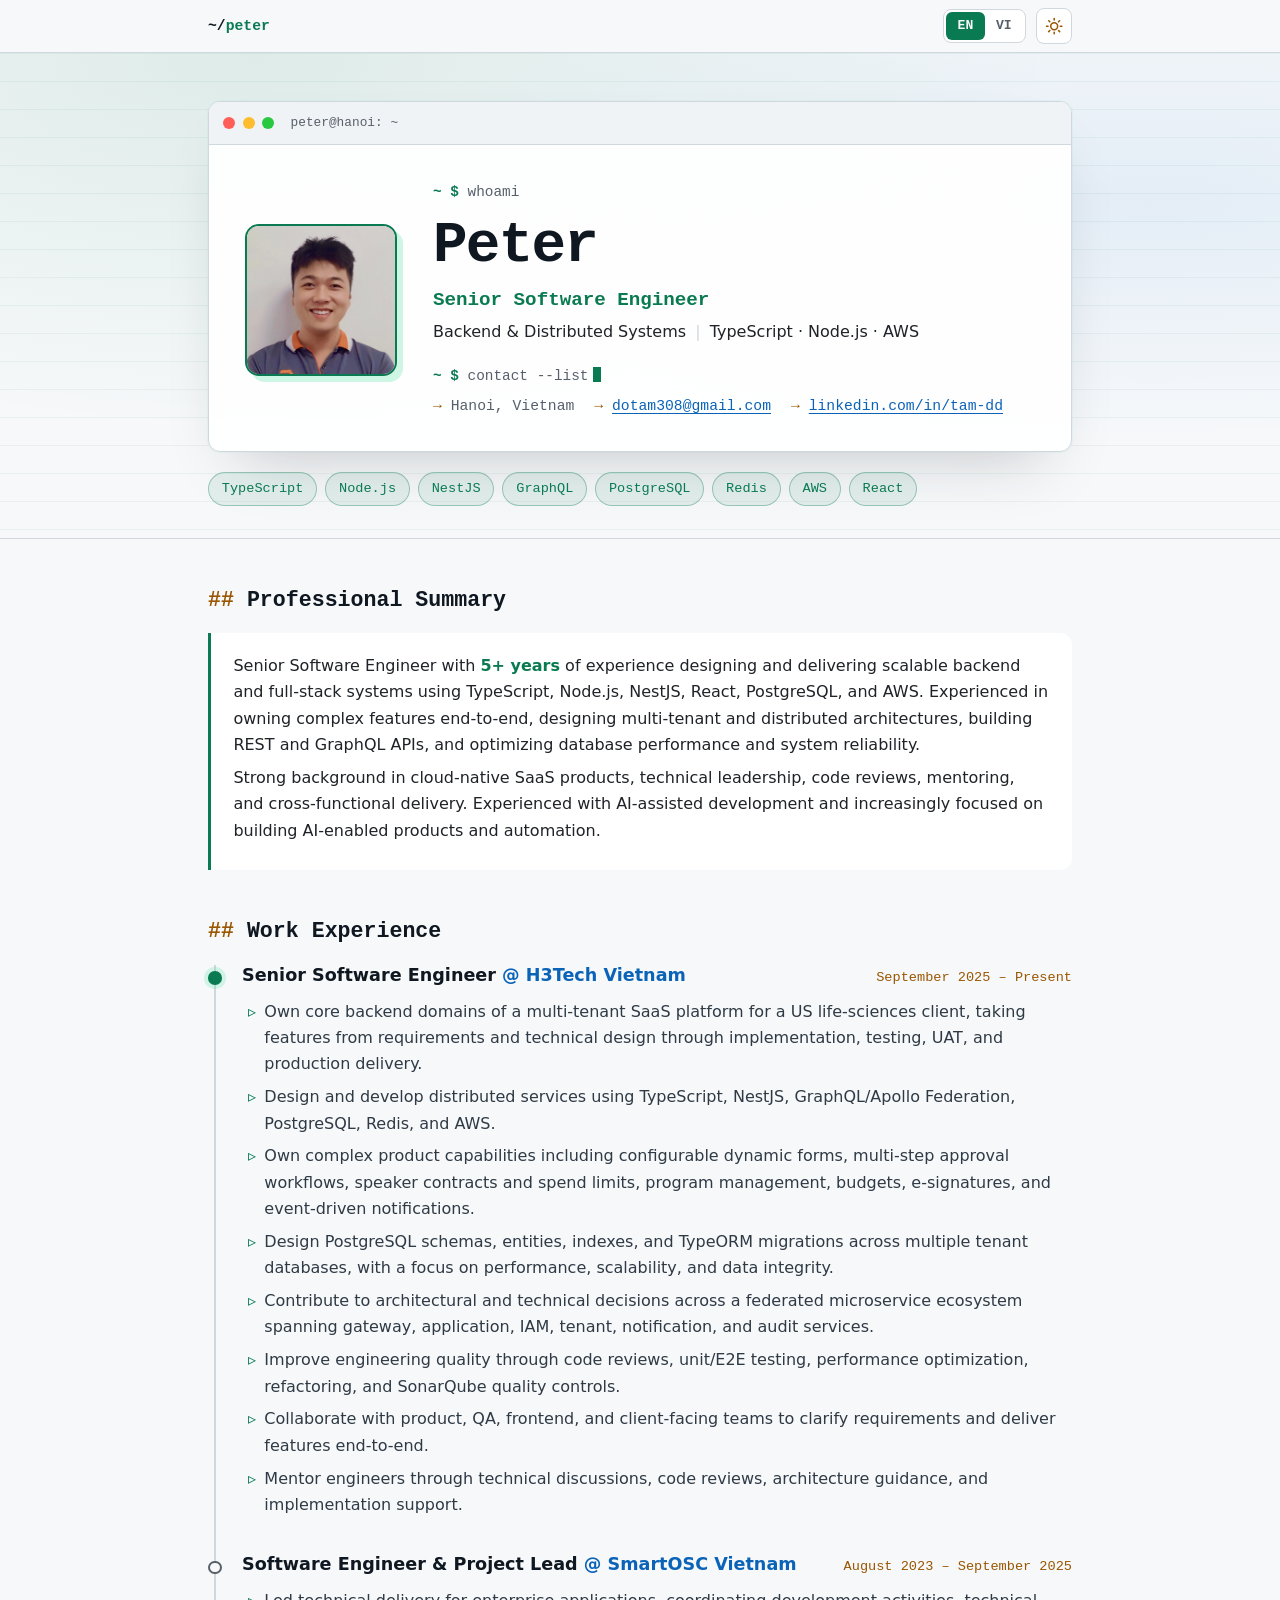
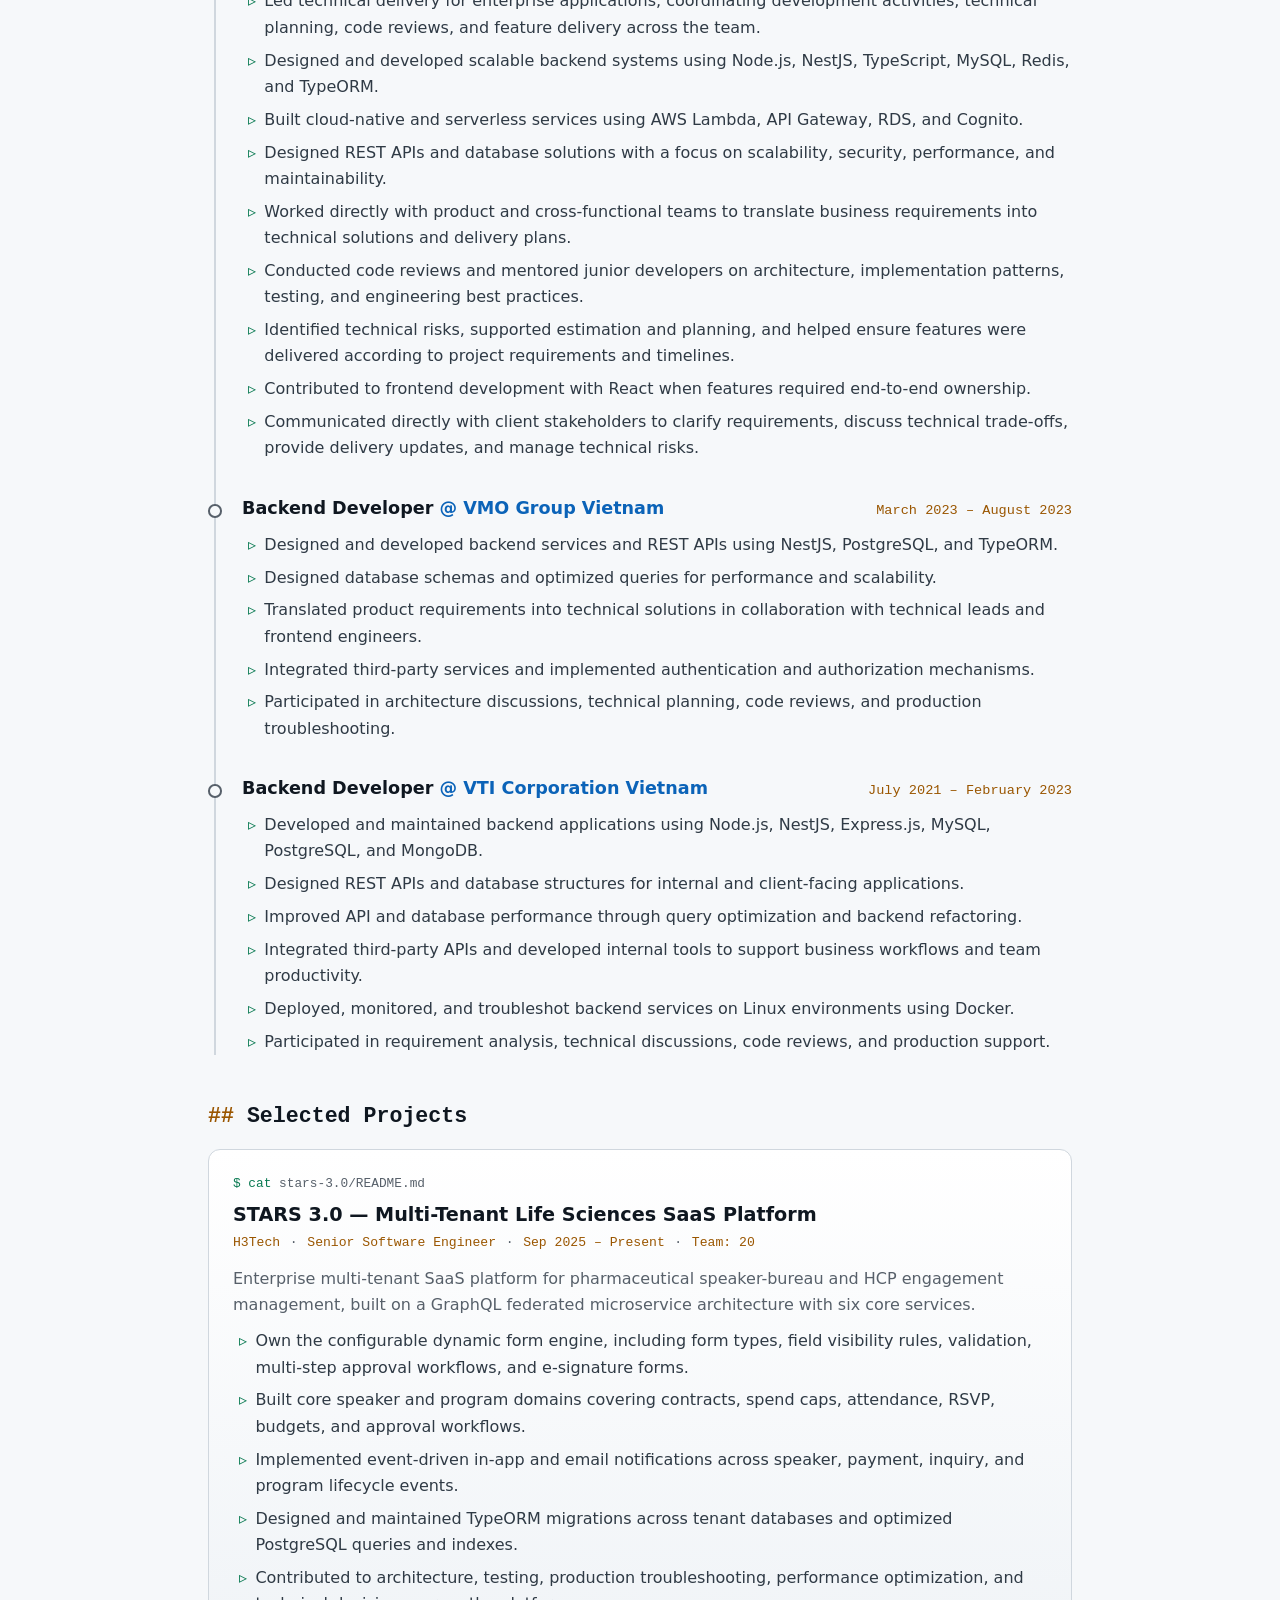
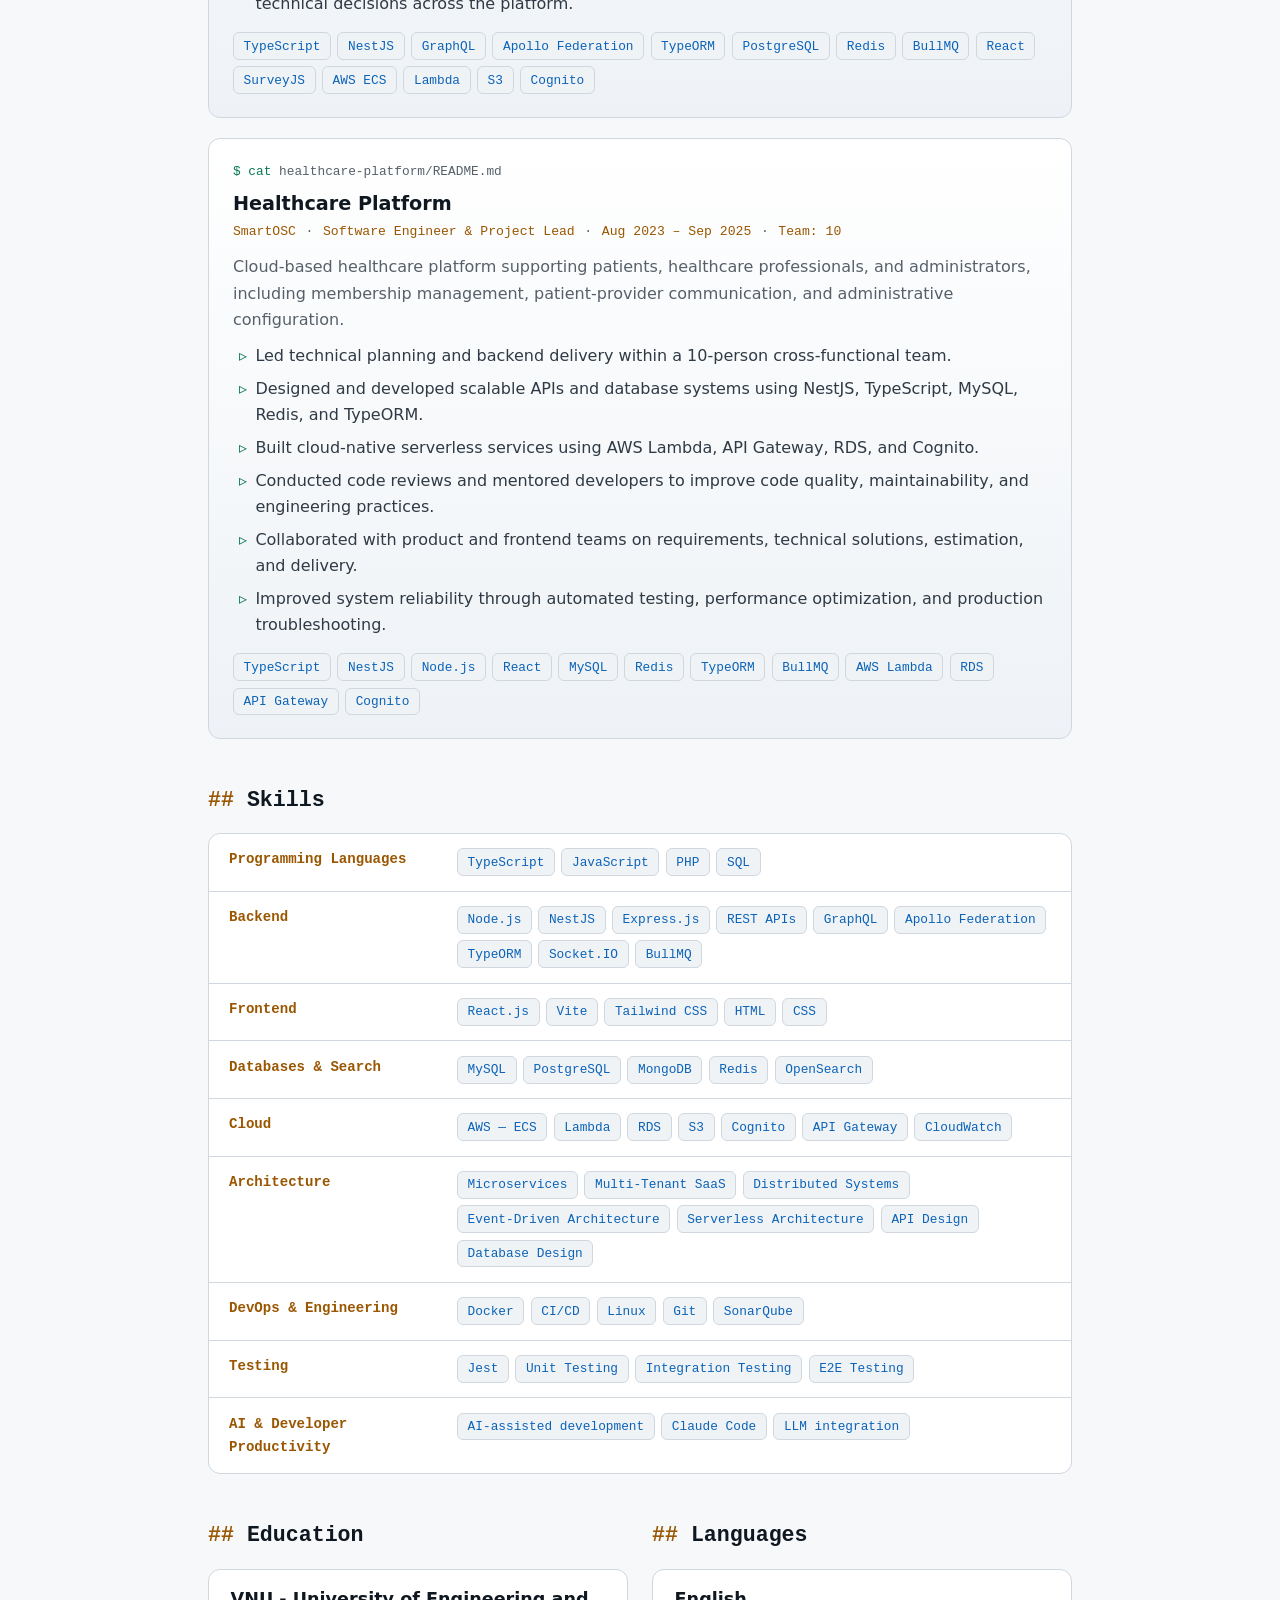
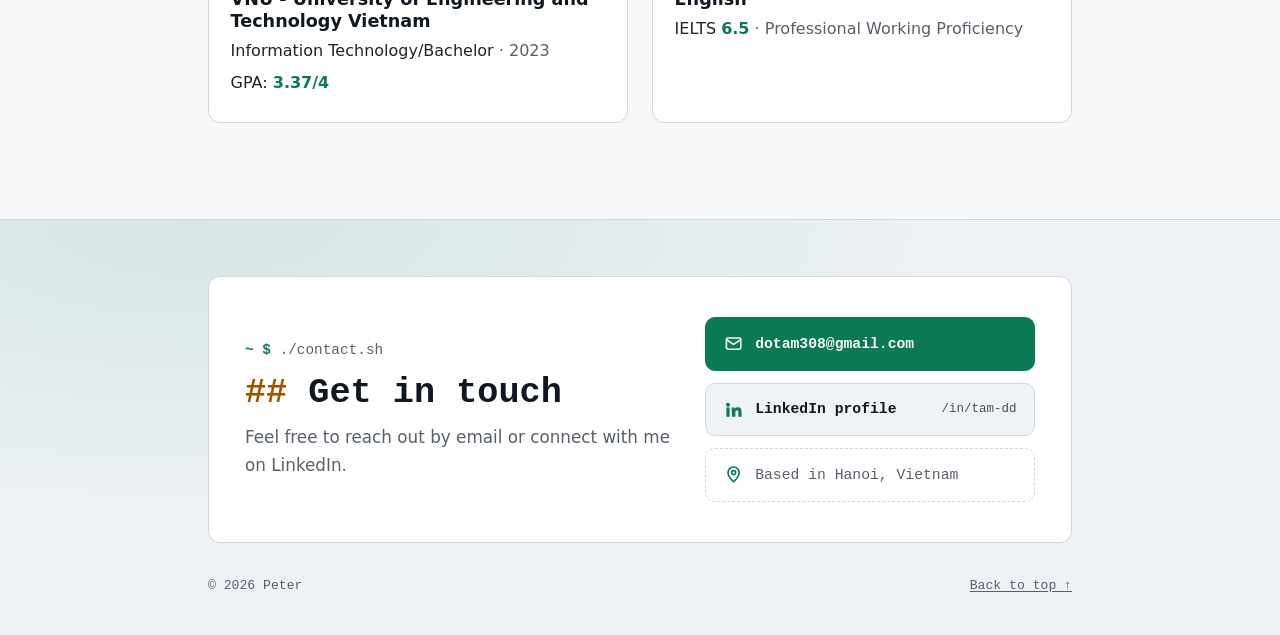
<file: index.html>
<!DOCTYPE html>
<html lang="en">
<head>
  <meta charset="utf-8">
  <meta name="viewport" content="width=device-width, initial-scale=1">
  <title>Peter | Senior Software Engineer</title>
  <meta name="description" content="Peter — Senior Software Engineer, Backend & Distributed Systems. TypeScript, Node.js, AWS. Hanoi, Vietnam.">
  <meta name="color-scheme" content="dark light">
  <link rel="alternate" hreflang="en" href="https://dotam308.github.io/">
  <link rel="alternate" hreflang="vi" href="https://dotam308.github.io/vi/">
  <script>
    (function () {
      var d = document.documentElement;
      d.classList.add("js");
      try {
        var t = localStorage.getItem("theme");
        if (t === "light" || t === "dark") d.setAttribute("data-theme", t);
      } catch (e) {}
    })();
  </script>
  <link rel="stylesheet" href="styles.css?v=2">
</head>
<body>
  <a class="skip-link" href="#main">Skip to content</a>

  <nav class="topbar" aria-label="Site">
    <div class="wrap">
      <a class="brand" href="./">~/<span>peter</span></a>
      <div class="controls">
        <ul class="lang" aria-label="Language">
          <li><a href="./" hreflang="en" lang="en" aria-current="page">EN</a></li>
          <li><a href="vi/" hreflang="vi" lang="vi">VI</a></li>
        </ul>
        <button class="theme-toggle" type="button" aria-label="Toggle light and dark mode" title="Toggle light and dark mode"><svg class="icon-moon" viewBox="0 0 24 24" fill="none" stroke="currentColor" stroke-width="2" stroke-linecap="round" stroke-linejoin="round" aria-hidden="true" focusable="false"><path d="M21 12.8A9 9 0 1 1 11.2 3a7 7 0 0 0 9.8 9.8z"/></svg><svg class="icon-sun" viewBox="0 0 24 24" fill="none" stroke="currentColor" stroke-width="2" stroke-linecap="round" stroke-linejoin="round" aria-hidden="true" focusable="false"><circle cx="12" cy="12" r="4.5"/><path d="M12 2v2M12 20v2M4.9 4.9l1.4 1.4M17.7 17.7l1.4 1.4M2 12h2M20 12h2M4.9 19.1l1.4-1.4M17.7 6.3l1.4-1.4"/></svg></button>
      </div>
    </div>
  </nav>

  <header class="hero">
    <div class="wrap">
      <div class="terminal">
        <div class="term-bar" aria-hidden="true">
          <span class="dot red"></span><span class="dot amber"></span><span class="dot green"></span>
          <span class="term-title">peter@hanoi: ~</span>
        </div>
        <div class="term-body">
          <img class="avatar" src="avatar.jpg" width="320" height="320" alt="Portrait of Peter">
          <div class="term-text">
            <p class="cmd" aria-hidden="true"><span class="prompt">~ $</span> whoami</p>
            <h1>Peter</h1>
            <p class="role">Senior Software Engineer</p>
            <p class="focus">Backend &amp; Distributed Systems <span class="sep">|</span> <span class="stackline">TypeScript · Node.js · AWS</span></p>
            <p class="cmd" aria-hidden="true"><span class="prompt">~ $</span> contact --list<span class="cursor"></span></p>
            <ul class="links">
              <li class="loc">Hanoi, Vietnam</li>
              <li><a href="mailto:dotam308@gmail.com">dotam308@gmail.com</a></li>
              <li><a href="https://www.linkedin.com/in/tam-dd/" rel="noopener">linkedin.com/in/tam-dd</a></li>
            </ul>
          </div>
        </div>
      </div>

      <ul class="stack" aria-label="Core stack">
        <li>TypeScript</li><li>Node.js</li><li>NestJS</li><li>GraphQL</li><li>PostgreSQL</li><li>Redis</li><li>AWS</li><li>React</li>
      </ul>
    </div>
  </header>

  <main id="main" class="wrap">
    <section aria-labelledby="summary">
      <h2 id="summary"><span class="hash" aria-hidden="true">##</span> Professional Summary</h2>
      <div class="readme">
        <p>Senior Software Engineer with <strong>5+ years</strong> of experience designing and delivering scalable backend and full-stack systems using TypeScript, Node.js, NestJS, React, PostgreSQL, and AWS. Experienced in owning complex features end-to-end, designing multi-tenant and distributed architectures, building REST and GraphQL APIs, and optimizing database performance and system reliability.</p>
        <p>Strong background in cloud-native SaaS products, technical leadership, code reviews, mentoring, and cross-functional delivery. Experienced with AI-assisted development and increasingly focused on building AI-enabled products and automation.</p>
      </div>
    </section>

    <section aria-labelledby="work">
      <h2 id="work"><span class="hash" aria-hidden="true">##</span> Work Experience</h2>
      <ol class="log">
        <li class="current">
          <article>
            <header class="job-head">
              <h3>Senior Software Engineer <span class="at">@ H3Tech Vietnam</span></h3>
              <p class="dates">September 2025 – Present</p>
            </header>
            <ul class="points">
              <li>Own core backend domains of a multi-tenant SaaS platform for a US life-sciences client, taking features from requirements and technical design through implementation, testing, UAT, and production delivery.</li>
              <li>Design and develop distributed services using TypeScript, NestJS, GraphQL/Apollo Federation, PostgreSQL, Redis, and AWS.</li>
              <li>Own complex product capabilities including configurable dynamic forms, multi-step approval workflows, speaker contracts and spend limits, program management, budgets, e-signatures, and event-driven notifications.</li>
              <li>Design PostgreSQL schemas, entities, indexes, and TypeORM migrations across multiple tenant databases, with a focus on performance, scalability, and data integrity.</li>
              <li>Contribute to architectural and technical decisions across a federated microservice ecosystem spanning gateway, application, IAM, tenant, notification, and audit services.</li>
              <li>Improve engineering quality through code reviews, unit/E2E testing, performance optimization, refactoring, and SonarQube quality controls.</li>
              <li>Collaborate with product, QA, frontend, and client-facing teams to clarify requirements and deliver features end-to-end.</li>
              <li>Mentor engineers through technical discussions, code reviews, architecture guidance, and implementation support.</li>
            </ul>
          </article>
        </li>
        <li>
          <article>
            <header class="job-head">
              <h3>Software Engineer &amp; Project Lead <span class="at">@ SmartOSC Vietnam</span></h3>
              <p class="dates">August 2023 – September 2025</p>
            </header>
            <ul class="points">
              <li>Led technical delivery for enterprise applications, coordinating development activities, technical planning, code reviews, and feature delivery across the team.</li>
              <li>Designed and developed scalable backend systems using Node.js, NestJS, TypeScript, MySQL, Redis, and TypeORM.</li>
              <li>Built cloud-native and serverless services using AWS Lambda, API Gateway, RDS, and Cognito.</li>
              <li>Designed REST APIs and database solutions with a focus on scalability, security, performance, and maintainability.</li>
              <li>Worked directly with product and cross-functional teams to translate business requirements into technical solutions and delivery plans.</li>
              <li>Conducted code reviews and mentored junior developers on architecture, implementation patterns, testing, and engineering best practices.</li>
              <li>Identified technical risks, supported estimation and planning, and helped ensure features were delivered according to project requirements and timelines.</li>
              <li>Contributed to frontend development with React when features required end-to-end ownership.</li>
              <li>Communicated directly with client stakeholders to clarify requirements, discuss technical trade-offs, provide delivery updates, and manage technical risks.</li>
            </ul>
          </article>
        </li>
        <li>
          <article>
            <header class="job-head">
              <h3>Backend Developer <span class="at">@ VMO Group Vietnam</span></h3>
              <p class="dates">March 2023 – August 2023</p>
            </header>
            <ul class="points">
              <li>Designed and developed backend services and REST APIs using NestJS, PostgreSQL, and TypeORM.</li>
              <li>Designed database schemas and optimized queries for performance and scalability.</li>
              <li>Translated product requirements into technical solutions in collaboration with technical leads and frontend engineers.</li>
              <li>Integrated third-party services and implemented authentication and authorization mechanisms.</li>
              <li>Participated in architecture discussions, technical planning, code reviews, and production troubleshooting.</li>
            </ul>
          </article>
        </li>
        <li>
          <article>
            <header class="job-head">
              <h3>Backend Developer <span class="at">@ VTI Corporation Vietnam</span></h3>
              <p class="dates">July 2021 – February 2023</p>
            </header>
            <ul class="points">
              <li>Developed and maintained backend applications using Node.js, NestJS, Express.js, MySQL, PostgreSQL, and MongoDB.</li>
              <li>Designed REST APIs and database structures for internal and client-facing applications.</li>
              <li>Improved API and database performance through query optimization and backend refactoring.</li>
              <li>Integrated third-party APIs and developed internal tools to support business workflows and team productivity.</li>
              <li>Deployed, monitored, and troubleshot backend services on Linux environments using Docker.</li>
              <li>Participated in requirement analysis, technical discussions, code reviews, and production support.</li>
            </ul>
          </article>
        </li>
      </ol>
    </section>

    <section aria-labelledby="projects">
      <h2 id="projects"><span class="hash" aria-hidden="true">##</span> Selected Projects</h2>
      <div class="projects">
        <article class="project">
          <p class="file" aria-hidden="true">stars-3.0/README.md</p>
          <h3>STARS 3.0 — Multi-Tenant Life Sciences SaaS Platform</h3>
          <ul class="meta"><li>H3Tech</li><li>Senior Software Engineer</li><li>Sep 2025 – Present</li><li>Team: 20</li></ul>
          <p class="desc">Enterprise multi-tenant SaaS platform for pharmaceutical speaker-bureau and HCP engagement management, built on a GraphQL federated microservice architecture with six core services.</p>
          <ul class="points">
              <li>Own the configurable dynamic form engine, including form types, field visibility rules, validation, multi-step approval workflows, and e-signature forms.</li>
              <li>Built core speaker and program domains covering contracts, spend caps, attendance, RSVP, budgets, and approval workflows.</li>
              <li>Implemented event-driven in-app and email notifications across speaker, payment, inquiry, and program lifecycle events.</li>
              <li>Designed and maintained TypeORM migrations across tenant databases and optimized PostgreSQL queries and indexes.</li>
              <li>Contributed to architecture, testing, production troubleshooting, performance optimization, and technical decisions across the platform.</li>
            </ul>
          <ul class="tags" aria-label="Tech"><li>TypeScript</li><li>NestJS</li><li>GraphQL</li><li>Apollo Federation</li><li>TypeORM</li><li>PostgreSQL</li><li>Redis</li><li>BullMQ</li><li>React</li><li>SurveyJS</li><li>AWS ECS</li><li>Lambda</li><li>S3</li><li>Cognito</li></ul>
        </article>
        <article class="project">
          <p class="file" aria-hidden="true">healthcare-platform/README.md</p>
          <h3>Healthcare Platform</h3>
          <ul class="meta"><li>SmartOSC</li><li>Software Engineer &amp; Project Lead</li><li>Aug 2023 – Sep 2025</li><li>Team: 10</li></ul>
          <p class="desc">Cloud-based healthcare platform supporting patients, healthcare professionals, and administrators, including membership management, patient-provider communication, and administrative configuration.</p>
          <ul class="points">
              <li>Led technical planning and backend delivery within a 10-person cross-functional team.</li>
              <li>Designed and developed scalable APIs and database systems using NestJS, TypeScript, MySQL, Redis, and TypeORM.</li>
              <li>Built cloud-native serverless services using AWS Lambda, API Gateway, RDS, and Cognito.</li>
              <li>Conducted code reviews and mentored developers to improve code quality, maintainability, and engineering practices.</li>
              <li>Collaborated with product and frontend teams on requirements, technical solutions, estimation, and delivery.</li>
              <li>Improved system reliability through automated testing, performance optimization, and production troubleshooting.</li>
            </ul>
          <ul class="tags" aria-label="Tech"><li>TypeScript</li><li>NestJS</li><li>Node.js</li><li>React</li><li>MySQL</li><li>Redis</li><li>TypeORM</li><li>BullMQ</li><li>AWS Lambda</li><li>RDS</li><li>API Gateway</li><li>Cognito</li></ul>
        </article>
      </div>
    </section>

    <section aria-labelledby="skills">
      <h2 id="skills"><span class="hash" aria-hidden="true">##</span> Skills</h2>
      <dl class="skills">
        <div><dt>Programming Languages</dt><dd><ul class="tags"><li>TypeScript</li><li>JavaScript</li><li>PHP</li><li>SQL</li></ul></dd></div>
        <div><dt>Backend</dt><dd><ul class="tags"><li>Node.js</li><li>NestJS</li><li>Express.js</li><li>REST APIs</li><li>GraphQL</li><li>Apollo Federation</li><li>TypeORM</li><li>Socket.IO</li><li>BullMQ</li></ul></dd></div>
        <div><dt>Frontend</dt><dd><ul class="tags"><li>React.js</li><li>Vite</li><li>Tailwind CSS</li><li>HTML</li><li>CSS</li></ul></dd></div>
        <div><dt>Databases &amp; Search</dt><dd><ul class="tags"><li>MySQL</li><li>PostgreSQL</li><li>MongoDB</li><li>Redis</li><li>OpenSearch</li></ul></dd></div>
        <div><dt>Cloud</dt><dd><ul class="tags"><li>AWS — ECS</li><li>Lambda</li><li>RDS</li><li>S3</li><li>Cognito</li><li>API Gateway</li><li>CloudWatch</li></ul></dd></div>
        <div><dt>Architecture</dt><dd><ul class="tags"><li>Microservices</li><li>Multi-Tenant SaaS</li><li>Distributed Systems</li><li>Event-Driven Architecture</li><li>Serverless Architecture</li><li>API Design</li><li>Database Design</li></ul></dd></div>
        <div><dt>DevOps &amp; Engineering</dt><dd><ul class="tags"><li>Docker</li><li>CI/CD</li><li>Linux</li><li>Git</li><li>SonarQube</li></ul></dd></div>
        <div><dt>Testing</dt><dd><ul class="tags"><li>Jest</li><li>Unit Testing</li><li>Integration Testing</li><li>E2E Testing</li></ul></dd></div>
        <div><dt>AI &amp; Developer Productivity</dt><dd><ul class="tags"><li>AI-assisted development</li><li>Claude Code</li><li>LLM integration</li></ul></dd></div>
      </dl>
    </section>

    <div class="two-col">
      <section aria-labelledby="education">
        <h2 id="education"><span class="hash" aria-hidden="true">##</span> Education</h2>
        <div class="box">
          <h3>VNU - University of Engineering and Technology Vietnam</h3>
          <p>Information Technology/Bachelor <span class="muted">· 2023</span></p>
          <p>GPA: <strong>3.37/4</strong></p>
        </div>
      </section>

      <section aria-labelledby="languages">
        <h2 id="languages"><span class="hash" aria-hidden="true">##</span> Languages</h2>
        <div class="box">
          <h3>English</h3>
          <p>IELTS <strong>6.5</strong> <span class="muted">· Professional Working Proficiency</span></p>
        </div>
      </section>
    </div>
  </main>

  <footer class="site-footer" aria-labelledby="contact">
    <div class="wrap">
      <div class="contact-card">
        <div>
          <p class="cmd" aria-hidden="true"><span class="prompt">~ $</span> ./contact.sh</p>
          <h2 id="contact"><span class="hash" aria-hidden="true">##</span> Get in touch</h2>
          <p class="contact-lead">Feel free to reach out by email or connect with me on LinkedIn.</p>
        </div>
        <div class="contact-actions">
          <a class="btn primary" href="mailto:dotam308@gmail.com"><svg viewBox="0 0 24 24" fill="none" stroke="currentColor" stroke-width="2" stroke-linecap="round" stroke-linejoin="round" aria-hidden="true" focusable="false"><rect x="3" y="5" width="18" height="14" rx="2"/><path d="m3 7 9 6 9-6"/></svg><span>dotam308@gmail.com</span></a>
          <a class="btn" href="https://www.linkedin.com/in/tam-dd/" rel="noopener"><svg viewBox="0 0 24 24" fill="currentColor" aria-hidden="true" focusable="false"><path d="M4.98 3.5a2.5 2.5 0 1 1 0 5 2.5 2.5 0 0 1 0-5zM3 9.5h4V21H3zM9.5 9.5h3.8v1.6h.1c.5-1 1.8-2 3.8-2 4 0 4.8 2.6 4.8 6V21h-4v-5.2c0-1.2 0-2.9-1.8-2.9s-2 1.4-2 2.8V21h-4z"/></svg><span>LinkedIn profile</span><span class="btn-sub" aria-hidden="true">/in/tam-dd</span></a>
          <p class="btn static"><svg viewBox="0 0 24 24" fill="none" stroke="currentColor" stroke-width="2" stroke-linecap="round" stroke-linejoin="round" aria-hidden="true" focusable="false"><path d="M12 21s-7-6.2-7-11.5a7 7 0 0 1 14 0C19 14.8 12 21 12 21z"/><circle cx="12" cy="9.5" r="2.5"/></svg><span>Based in Hanoi, Vietnam</span></p>
        </div>
      </div>
      <div class="footer-meta">
        <p>© 2026 Peter</p>
        <p><a href="#main">Back to top ↑</a></p>
      </div>
    </div>
  </footer>

  <script>
    (function () {
      var d = document.documentElement;
      var btn = document.querySelector(".theme-toggle");
      var mq = window.matchMedia ? window.matchMedia("(prefers-color-scheme: light)") : null;
      function current() {
        return d.getAttribute("data-theme") || (mq && mq.matches ? "light" : "dark");
      }
      function sync() {
        btn.setAttribute("aria-pressed", current() === "light" ? "true" : "false");
      }
      btn.addEventListener("click", function () {
        var next = current() === "light" ? "dark" : "light";
        d.setAttribute("data-theme", next);
        try { localStorage.setItem("theme", next); } catch (e) {}
        sync();
      });
      sync();
    })();
  </script>
</body>
</html>
</file>
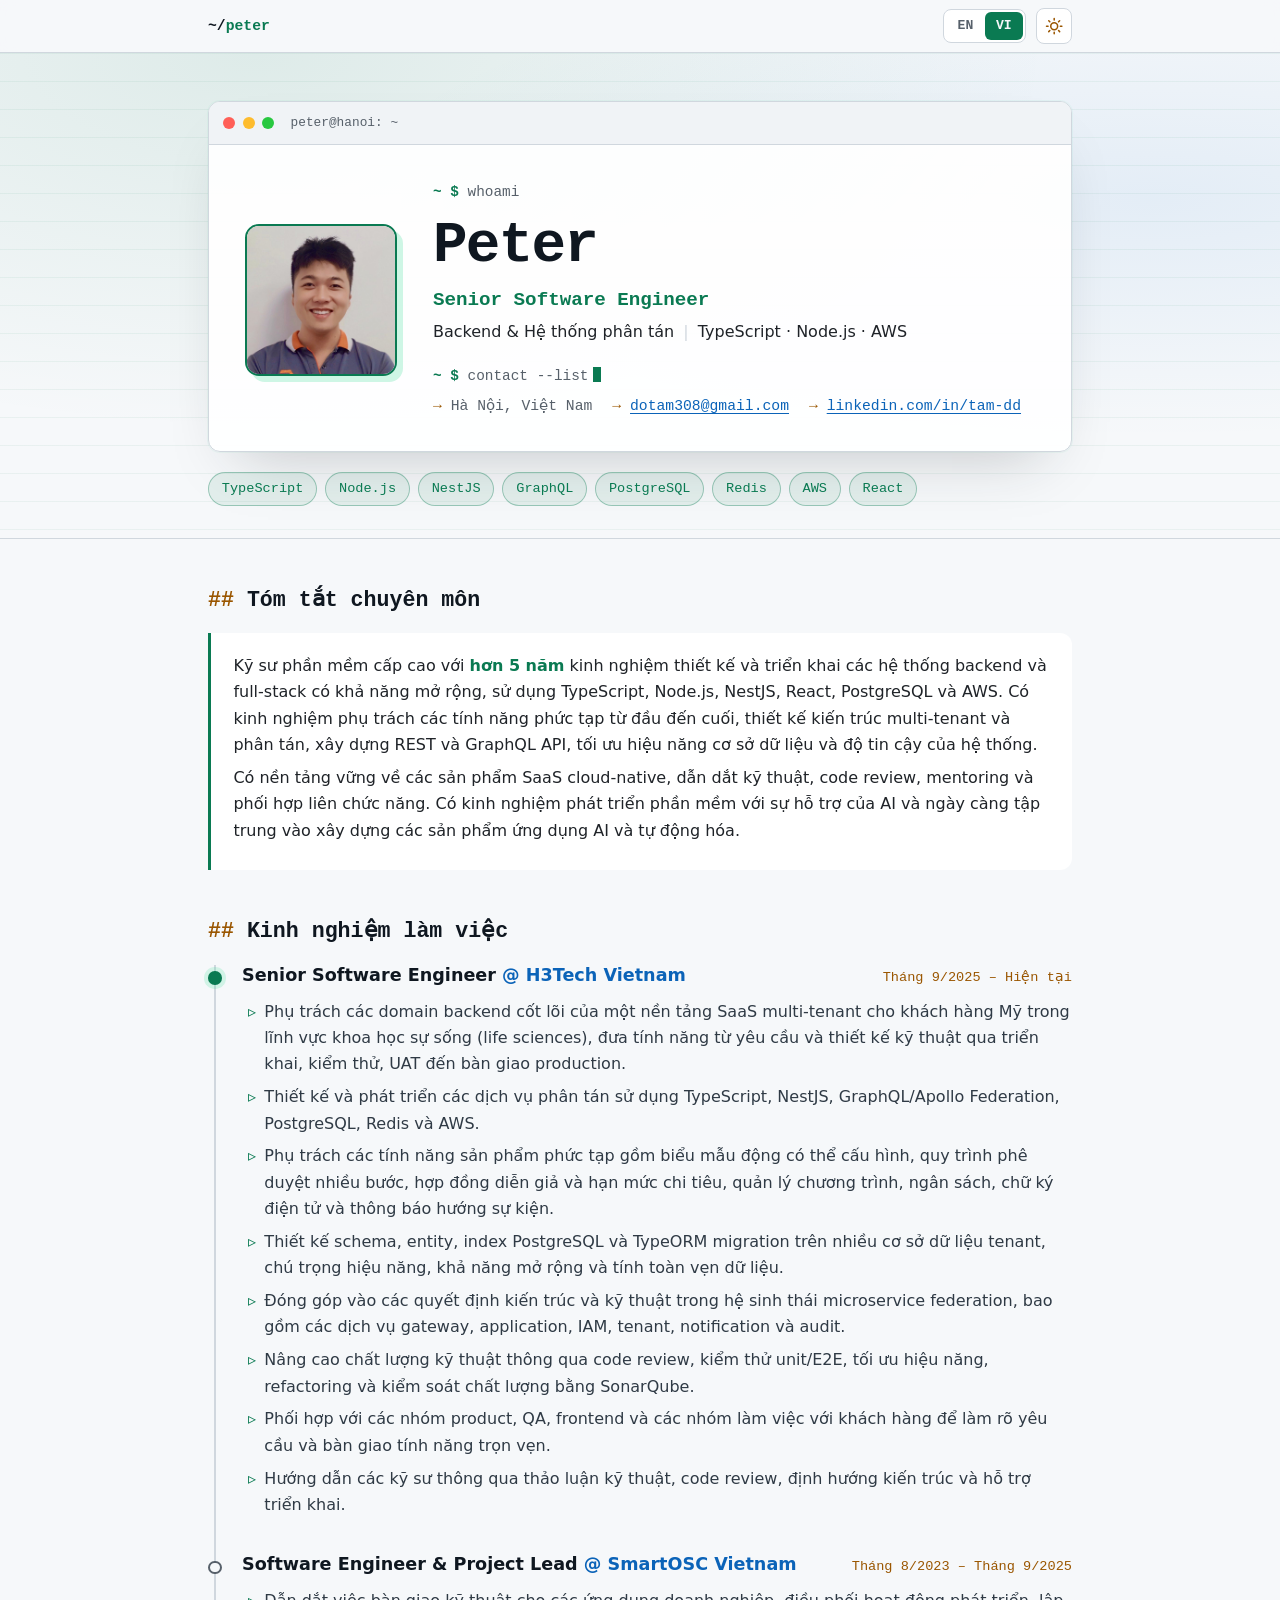
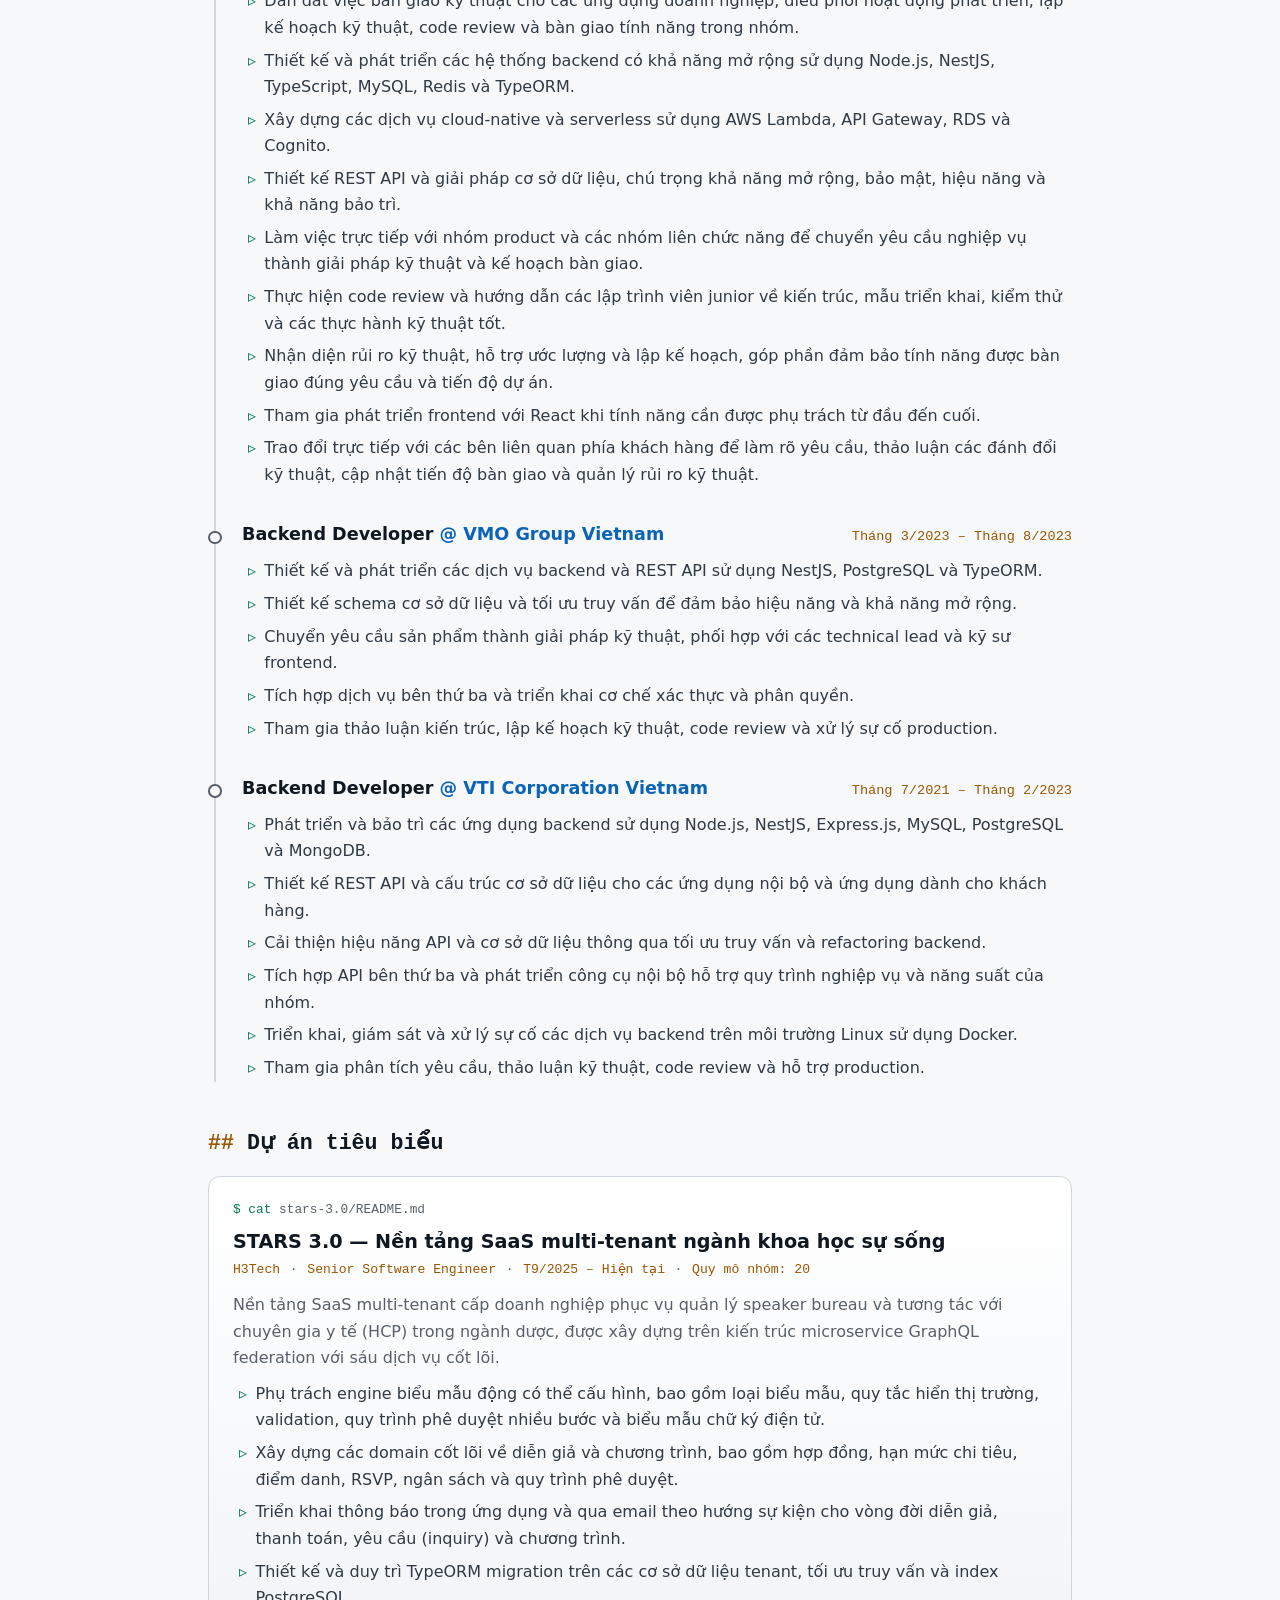
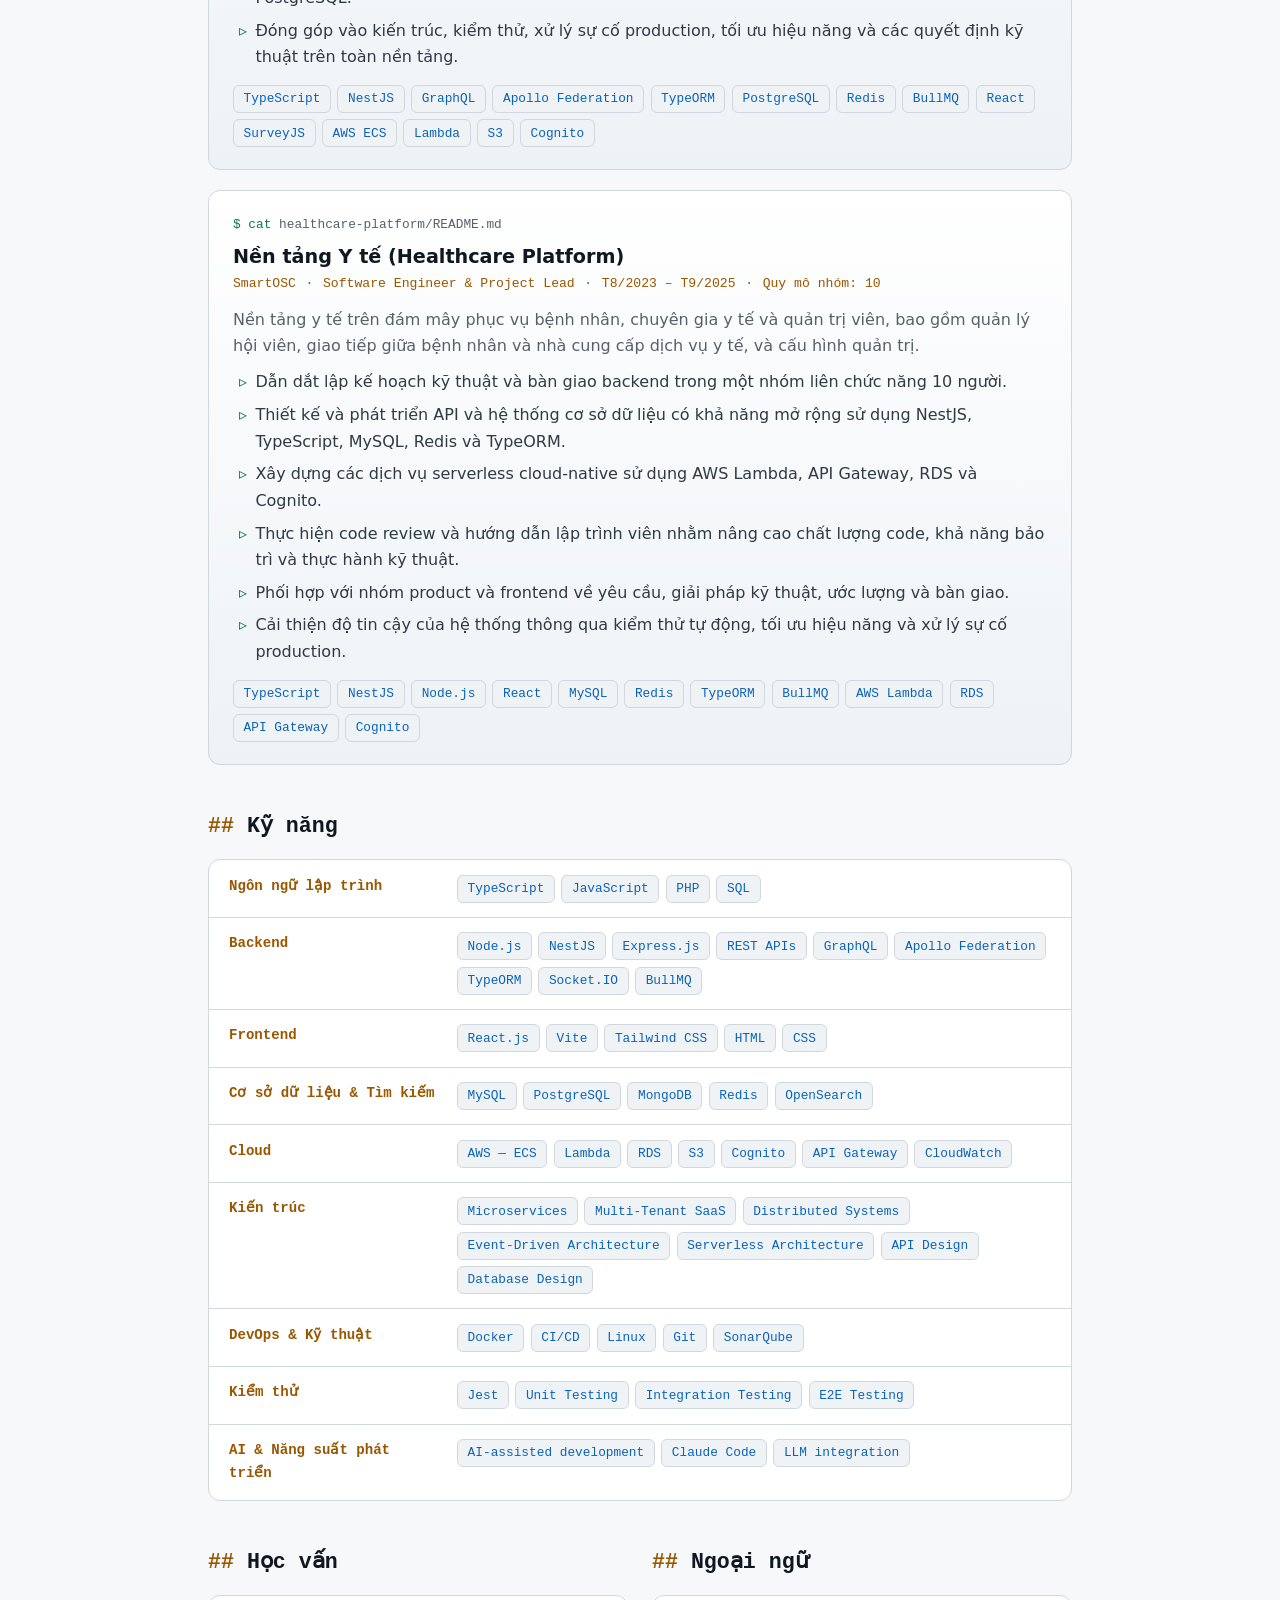
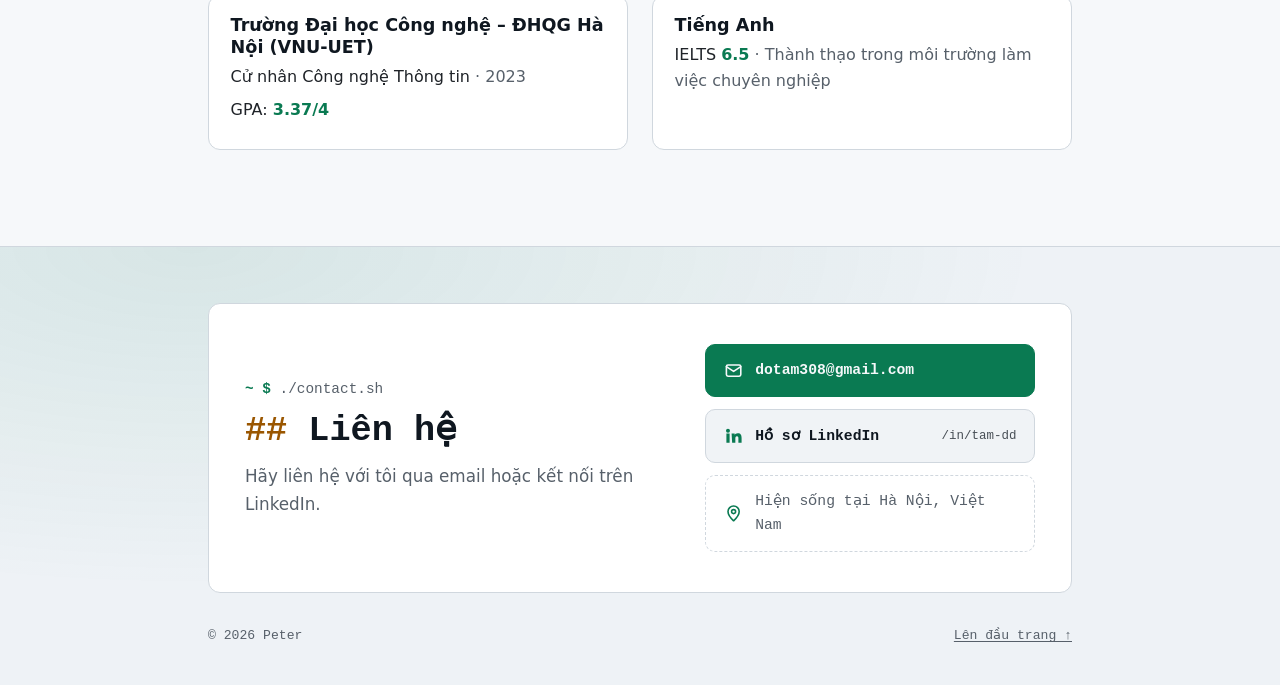
<file: vi/index.html>
<!DOCTYPE html>
<html lang="vi">
<head>
  <meta charset="utf-8">
  <meta name="viewport" content="width=device-width, initial-scale=1">
  <title>Peter | Kỹ sư phần mềm cấp cao</title>
  <meta name="description" content="Peter — Senior Software Engineer, Backend &amp; Hệ thống phân tán. TypeScript, Node.js, AWS. Hà Nội, Việt Nam.">
  <meta name="color-scheme" content="dark light">
  <link rel="alternate" hreflang="en" href="https://dotam308.github.io/">
  <link rel="alternate" hreflang="vi" href="https://dotam308.github.io/vi/">
  <script>
    (function () {
      var d = document.documentElement;
      d.classList.add("js");
      try {
        var t = localStorage.getItem("theme");
        if (t === "light" || t === "dark") d.setAttribute("data-theme", t);
      } catch (e) {}
    })();
  </script>
  <link rel="stylesheet" href="../styles.css?v=2">
</head>
<body>
  <a class="skip-link" href="#main">Bỏ qua đến nội dung</a>

  <nav class="topbar" aria-label="Site">
    <div class="wrap">
      <a class="brand" href="./">~/<span>peter</span></a>
      <div class="controls">
        <ul class="lang" aria-label="Ngôn ngữ">
          <li><a href="../" hreflang="en" lang="en">EN</a></li>
          <li><a href="./" hreflang="vi" lang="vi" aria-current="page">VI</a></li>
        </ul>
        <button class="theme-toggle" type="button" aria-label="Chuyển chế độ sáng và tối" title="Chuyển chế độ sáng và tối"><svg class="icon-moon" viewBox="0 0 24 24" fill="none" stroke="currentColor" stroke-width="2" stroke-linecap="round" stroke-linejoin="round" aria-hidden="true" focusable="false"><path d="M21 12.8A9 9 0 1 1 11.2 3a7 7 0 0 0 9.8 9.8z"/></svg><svg class="icon-sun" viewBox="0 0 24 24" fill="none" stroke="currentColor" stroke-width="2" stroke-linecap="round" stroke-linejoin="round" aria-hidden="true" focusable="false"><circle cx="12" cy="12" r="4.5"/><path d="M12 2v2M12 20v2M4.9 4.9l1.4 1.4M17.7 17.7l1.4 1.4M2 12h2M20 12h2M4.9 19.1l1.4-1.4M17.7 6.3l1.4-1.4"/></svg></button>
      </div>
    </div>
  </nav>

  <header class="hero">
    <div class="wrap">
      <div class="terminal">
        <div class="term-bar" aria-hidden="true">
          <span class="dot red"></span><span class="dot amber"></span><span class="dot green"></span>
          <span class="term-title">peter@hanoi: ~</span>
        </div>
        <div class="term-body">
          <img class="avatar" src="../avatar.jpg" width="320" height="320" alt="Ảnh chân dung của Peter">
          <div class="term-text">
            <p class="cmd" aria-hidden="true"><span class="prompt">~ $</span> whoami</p>
            <h1>Peter</h1>
            <p class="role">Senior Software Engineer</p>
            <p class="focus">Backend &amp; Hệ thống phân tán <span class="sep">|</span> <span class="stackline">TypeScript · Node.js · AWS</span></p>
            <p class="cmd" aria-hidden="true"><span class="prompt">~ $</span> contact --list<span class="cursor"></span></p>
            <ul class="links">
              <li class="loc">Hà Nội, Việt Nam</li>
              <li><a href="mailto:dotam308@gmail.com">dotam308@gmail.com</a></li>
              <li><a href="https://www.linkedin.com/in/tam-dd/" rel="noopener">linkedin.com/in/tam-dd</a></li>
            </ul>
          </div>
        </div>
      </div>

      <ul class="stack" aria-label="Công nghệ chính">
        <li>TypeScript</li><li>Node.js</li><li>NestJS</li><li>GraphQL</li><li>PostgreSQL</li><li>Redis</li><li>AWS</li><li>React</li>
      </ul>
    </div>
  </header>

  <main id="main" class="wrap">
    <section aria-labelledby="summary">
      <h2 id="summary"><span class="hash" aria-hidden="true">##</span> Tóm tắt chuyên môn</h2>
      <div class="readme">
        <p>Kỹ sư phần mềm cấp cao với <strong>hơn 5 năm</strong> kinh nghiệm thiết kế và triển khai các hệ thống backend và full-stack có khả năng mở rộng, sử dụng TypeScript, Node.js, NestJS, React, PostgreSQL và AWS. Có kinh nghiệm phụ trách các tính năng phức tạp từ đầu đến cuối, thiết kế kiến trúc multi-tenant và phân tán, xây dựng REST và GraphQL API, tối ưu hiệu năng cơ sở dữ liệu và độ tin cậy của hệ thống.</p>
        <p>Có nền tảng vững về các sản phẩm SaaS cloud-native, dẫn dắt kỹ thuật, code review, mentoring và phối hợp liên chức năng. Có kinh nghiệm phát triển phần mềm với sự hỗ trợ của AI và ngày càng tập trung vào xây dựng các sản phẩm ứng dụng AI và tự động hóa.</p>
      </div>
    </section>

    <section aria-labelledby="work">
      <h2 id="work"><span class="hash" aria-hidden="true">##</span> Kinh nghiệm làm việc</h2>
      <ol class="log">
        <li class="current">
          <article>
            <header class="job-head">
              <h3>Senior Software Engineer <span class="at">@ H3Tech Vietnam</span></h3>
              <p class="dates">Tháng 9/2025 – Hiện tại</p>
            </header>
            <ul class="points">
              <li>Phụ trách các domain backend cốt lõi của một nền tảng SaaS multi-tenant cho khách hàng Mỹ trong lĩnh vực khoa học sự sống (life sciences), đưa tính năng từ yêu cầu và thiết kế kỹ thuật qua triển khai, kiểm thử, UAT đến bàn giao production.</li>
              <li>Thiết kế và phát triển các dịch vụ phân tán sử dụng TypeScript, NestJS, GraphQL/Apollo Federation, PostgreSQL, Redis và AWS.</li>
              <li>Phụ trách các tính năng sản phẩm phức tạp gồm biểu mẫu động có thể cấu hình, quy trình phê duyệt nhiều bước, hợp đồng diễn giả và hạn mức chi tiêu, quản lý chương trình, ngân sách, chữ ký điện tử và thông báo hướng sự kiện.</li>
              <li>Thiết kế schema, entity, index PostgreSQL và TypeORM migration trên nhiều cơ sở dữ liệu tenant, chú trọng hiệu năng, khả năng mở rộng và tính toàn vẹn dữ liệu.</li>
              <li>Đóng góp vào các quyết định kiến trúc và kỹ thuật trong hệ sinh thái microservice federation, bao gồm các dịch vụ gateway, application, IAM, tenant, notification và audit.</li>
              <li>Nâng cao chất lượng kỹ thuật thông qua code review, kiểm thử unit/E2E, tối ưu hiệu năng, refactoring và kiểm soát chất lượng bằng SonarQube.</li>
              <li>Phối hợp với các nhóm product, QA, frontend và các nhóm làm việc với khách hàng để làm rõ yêu cầu và bàn giao tính năng trọn vẹn.</li>
              <li>Hướng dẫn các kỹ sư thông qua thảo luận kỹ thuật, code review, định hướng kiến trúc và hỗ trợ triển khai.</li>
            </ul>
          </article>
        </li>
        <li>
          <article>
            <header class="job-head">
              <h3>Software Engineer &amp; Project Lead <span class="at">@ SmartOSC Vietnam</span></h3>
              <p class="dates">Tháng 8/2023 – Tháng 9/2025</p>
            </header>
            <ul class="points">
              <li>Dẫn dắt việc bàn giao kỹ thuật cho các ứng dụng doanh nghiệp, điều phối hoạt động phát triển, lập kế hoạch kỹ thuật, code review và bàn giao tính năng trong nhóm.</li>
              <li>Thiết kế và phát triển các hệ thống backend có khả năng mở rộng sử dụng Node.js, NestJS, TypeScript, MySQL, Redis và TypeORM.</li>
              <li>Xây dựng các dịch vụ cloud-native và serverless sử dụng AWS Lambda, API Gateway, RDS và Cognito.</li>
              <li>Thiết kế REST API và giải pháp cơ sở dữ liệu, chú trọng khả năng mở rộng, bảo mật, hiệu năng và khả năng bảo trì.</li>
              <li>Làm việc trực tiếp với nhóm product và các nhóm liên chức năng để chuyển yêu cầu nghiệp vụ thành giải pháp kỹ thuật và kế hoạch bàn giao.</li>
              <li>Thực hiện code review và hướng dẫn các lập trình viên junior về kiến trúc, mẫu triển khai, kiểm thử và các thực hành kỹ thuật tốt.</li>
              <li>Nhận diện rủi ro kỹ thuật, hỗ trợ ước lượng và lập kế hoạch, góp phần đảm bảo tính năng được bàn giao đúng yêu cầu và tiến độ dự án.</li>
              <li>Tham gia phát triển frontend với React khi tính năng cần được phụ trách từ đầu đến cuối.</li>
              <li>Trao đổi trực tiếp với các bên liên quan phía khách hàng để làm rõ yêu cầu, thảo luận các đánh đổi kỹ thuật, cập nhật tiến độ bàn giao và quản lý rủi ro kỹ thuật.</li>
            </ul>
          </article>
        </li>
        <li>
          <article>
            <header class="job-head">
              <h3>Backend Developer <span class="at">@ VMO Group Vietnam</span></h3>
              <p class="dates">Tháng 3/2023 – Tháng 8/2023</p>
            </header>
            <ul class="points">
              <li>Thiết kế và phát triển các dịch vụ backend và REST API sử dụng NestJS, PostgreSQL và TypeORM.</li>
              <li>Thiết kế schema cơ sở dữ liệu và tối ưu truy vấn để đảm bảo hiệu năng và khả năng mở rộng.</li>
              <li>Chuyển yêu cầu sản phẩm thành giải pháp kỹ thuật, phối hợp với các technical lead và kỹ sư frontend.</li>
              <li>Tích hợp dịch vụ bên thứ ba và triển khai cơ chế xác thực và phân quyền.</li>
              <li>Tham gia thảo luận kiến trúc, lập kế hoạch kỹ thuật, code review và xử lý sự cố production.</li>
            </ul>
          </article>
        </li>
        <li>
          <article>
            <header class="job-head">
              <h3>Backend Developer <span class="at">@ VTI Corporation Vietnam</span></h3>
              <p class="dates">Tháng 7/2021 – Tháng 2/2023</p>
            </header>
            <ul class="points">
              <li>Phát triển và bảo trì các ứng dụng backend sử dụng Node.js, NestJS, Express.js, MySQL, PostgreSQL và MongoDB.</li>
              <li>Thiết kế REST API và cấu trúc cơ sở dữ liệu cho các ứng dụng nội bộ và ứng dụng dành cho khách hàng.</li>
              <li>Cải thiện hiệu năng API và cơ sở dữ liệu thông qua tối ưu truy vấn và refactoring backend.</li>
              <li>Tích hợp API bên thứ ba và phát triển công cụ nội bộ hỗ trợ quy trình nghiệp vụ và năng suất của nhóm.</li>
              <li>Triển khai, giám sát và xử lý sự cố các dịch vụ backend trên môi trường Linux sử dụng Docker.</li>
              <li>Tham gia phân tích yêu cầu, thảo luận kỹ thuật, code review và hỗ trợ production.</li>
            </ul>
          </article>
        </li>
      </ol>
    </section>

    <section aria-labelledby="projects">
      <h2 id="projects"><span class="hash" aria-hidden="true">##</span> Dự án tiêu biểu</h2>
      <div class="projects">
        <article class="project">
          <p class="file" aria-hidden="true">stars-3.0/README.md</p>
          <h3>STARS 3.0 — Nền tảng SaaS multi-tenant ngành khoa học sự sống</h3>
          <ul class="meta"><li>H3Tech</li><li>Senior Software Engineer</li><li>T9/2025 – Hiện tại</li><li>Quy mô nhóm: 20</li></ul>
          <p class="desc">Nền tảng SaaS multi-tenant cấp doanh nghiệp phục vụ quản lý speaker bureau và tương tác với chuyên gia y tế (HCP) trong ngành dược, được xây dựng trên kiến trúc microservice GraphQL federation với sáu dịch vụ cốt lõi.</p>
          <ul class="points">
              <li>Phụ trách engine biểu mẫu động có thể cấu hình, bao gồm loại biểu mẫu, quy tắc hiển thị trường, validation, quy trình phê duyệt nhiều bước và biểu mẫu chữ ký điện tử.</li>
              <li>Xây dựng các domain cốt lõi về diễn giả và chương trình, bao gồm hợp đồng, hạn mức chi tiêu, điểm danh, RSVP, ngân sách và quy trình phê duyệt.</li>
              <li>Triển khai thông báo trong ứng dụng và qua email theo hướng sự kiện cho vòng đời diễn giả, thanh toán, yêu cầu (inquiry) và chương trình.</li>
              <li>Thiết kế và duy trì TypeORM migration trên các cơ sở dữ liệu tenant, tối ưu truy vấn và index PostgreSQL.</li>
              <li>Đóng góp vào kiến trúc, kiểm thử, xử lý sự cố production, tối ưu hiệu năng và các quyết định kỹ thuật trên toàn nền tảng.</li>
            </ul>
          <ul class="tags" aria-label="Công nghệ"><li>TypeScript</li><li>NestJS</li><li>GraphQL</li><li>Apollo Federation</li><li>TypeORM</li><li>PostgreSQL</li><li>Redis</li><li>BullMQ</li><li>React</li><li>SurveyJS</li><li>AWS ECS</li><li>Lambda</li><li>S3</li><li>Cognito</li></ul>
        </article>
        <article class="project">
          <p class="file" aria-hidden="true">healthcare-platform/README.md</p>
          <h3>Nền tảng Y tế (Healthcare Platform)</h3>
          <ul class="meta"><li>SmartOSC</li><li>Software Engineer &amp; Project Lead</li><li>T8/2023 – T9/2025</li><li>Quy mô nhóm: 10</li></ul>
          <p class="desc">Nền tảng y tế trên đám mây phục vụ bệnh nhân, chuyên gia y tế và quản trị viên, bao gồm quản lý hội viên, giao tiếp giữa bệnh nhân và nhà cung cấp dịch vụ y tế, và cấu hình quản trị.</p>
          <ul class="points">
              <li>Dẫn dắt lập kế hoạch kỹ thuật và bàn giao backend trong một nhóm liên chức năng 10 người.</li>
              <li>Thiết kế và phát triển API và hệ thống cơ sở dữ liệu có khả năng mở rộng sử dụng NestJS, TypeScript, MySQL, Redis và TypeORM.</li>
              <li>Xây dựng các dịch vụ serverless cloud-native sử dụng AWS Lambda, API Gateway, RDS và Cognito.</li>
              <li>Thực hiện code review và hướng dẫn lập trình viên nhằm nâng cao chất lượng code, khả năng bảo trì và thực hành kỹ thuật.</li>
              <li>Phối hợp với nhóm product và frontend về yêu cầu, giải pháp kỹ thuật, ước lượng và bàn giao.</li>
              <li>Cải thiện độ tin cậy của hệ thống thông qua kiểm thử tự động, tối ưu hiệu năng và xử lý sự cố production.</li>
            </ul>
          <ul class="tags" aria-label="Công nghệ"><li>TypeScript</li><li>NestJS</li><li>Node.js</li><li>React</li><li>MySQL</li><li>Redis</li><li>TypeORM</li><li>BullMQ</li><li>AWS Lambda</li><li>RDS</li><li>API Gateway</li><li>Cognito</li></ul>
        </article>
      </div>
    </section>

    <section aria-labelledby="skills">
      <h2 id="skills"><span class="hash" aria-hidden="true">##</span> Kỹ năng</h2>
      <dl class="skills">
        <div><dt>Ngôn ngữ lập trình</dt><dd><ul class="tags"><li>TypeScript</li><li>JavaScript</li><li>PHP</li><li>SQL</li></ul></dd></div>
        <div><dt>Backend</dt><dd><ul class="tags"><li>Node.js</li><li>NestJS</li><li>Express.js</li><li>REST APIs</li><li>GraphQL</li><li>Apollo Federation</li><li>TypeORM</li><li>Socket.IO</li><li>BullMQ</li></ul></dd></div>
        <div><dt>Frontend</dt><dd><ul class="tags"><li>React.js</li><li>Vite</li><li>Tailwind CSS</li><li>HTML</li><li>CSS</li></ul></dd></div>
        <div><dt>Cơ sở dữ liệu &amp; Tìm kiếm</dt><dd><ul class="tags"><li>MySQL</li><li>PostgreSQL</li><li>MongoDB</li><li>Redis</li><li>OpenSearch</li></ul></dd></div>
        <div><dt>Cloud</dt><dd><ul class="tags"><li>AWS — ECS</li><li>Lambda</li><li>RDS</li><li>S3</li><li>Cognito</li><li>API Gateway</li><li>CloudWatch</li></ul></dd></div>
        <div><dt>Kiến trúc</dt><dd><ul class="tags"><li>Microservices</li><li>Multi-Tenant SaaS</li><li>Distributed Systems</li><li>Event-Driven Architecture</li><li>Serverless Architecture</li><li>API Design</li><li>Database Design</li></ul></dd></div>
        <div><dt>DevOps &amp; Kỹ thuật</dt><dd><ul class="tags"><li>Docker</li><li>CI/CD</li><li>Linux</li><li>Git</li><li>SonarQube</li></ul></dd></div>
        <div><dt>Kiểm thử</dt><dd><ul class="tags"><li>Jest</li><li>Unit Testing</li><li>Integration Testing</li><li>E2E Testing</li></ul></dd></div>
        <div><dt>AI &amp; Năng suất phát triển</dt><dd><ul class="tags"><li>AI-assisted development</li><li>Claude Code</li><li>LLM integration</li></ul></dd></div>
      </dl>
    </section>

    <div class="two-col">
      <section aria-labelledby="education">
        <h2 id="education"><span class="hash" aria-hidden="true">##</span> Học vấn</h2>
        <div class="box">
          <h3>Trường Đại học Công nghệ – ĐHQG Hà Nội (VNU-UET)</h3>
          <p>Cử nhân Công nghệ Thông tin <span class="muted">· 2023</span></p>
          <p>GPA: <strong>3.37/4</strong></p>
        </div>
      </section>

      <section aria-labelledby="languages">
        <h2 id="languages"><span class="hash" aria-hidden="true">##</span> Ngoại ngữ</h2>
        <div class="box">
          <h3>Tiếng Anh</h3>
          <p>IELTS <strong>6.5</strong> <span class="muted">· Thành thạo trong môi trường làm việc chuyên nghiệp</span></p>
        </div>
      </section>
    </div>
  </main>

  <footer class="site-footer" aria-labelledby="contact">
    <div class="wrap">
      <div class="contact-card">
        <div>
          <p class="cmd" aria-hidden="true"><span class="prompt">~ $</span> ./contact.sh</p>
          <h2 id="contact"><span class="hash" aria-hidden="true">##</span> Liên hệ</h2>
          <p class="contact-lead">Hãy liên hệ với tôi qua email hoặc kết nối trên LinkedIn.</p>
        </div>
        <div class="contact-actions">
          <a class="btn primary" href="mailto:dotam308@gmail.com"><svg viewBox="0 0 24 24" fill="none" stroke="currentColor" stroke-width="2" stroke-linecap="round" stroke-linejoin="round" aria-hidden="true" focusable="false"><rect x="3" y="5" width="18" height="14" rx="2"/><path d="m3 7 9 6 9-6"/></svg><span>dotam308@gmail.com</span></a>
          <a class="btn" href="https://www.linkedin.com/in/tam-dd/" rel="noopener"><svg viewBox="0 0 24 24" fill="currentColor" aria-hidden="true" focusable="false"><path d="M4.98 3.5a2.5 2.5 0 1 1 0 5 2.5 2.5 0 0 1 0-5zM3 9.5h4V21H3zM9.5 9.5h3.8v1.6h.1c.5-1 1.8-2 3.8-2 4 0 4.8 2.6 4.8 6V21h-4v-5.2c0-1.2 0-2.9-1.8-2.9s-2 1.4-2 2.8V21h-4z"/></svg><span>Hồ sơ LinkedIn</span><span class="btn-sub" aria-hidden="true">/in/tam-dd</span></a>
          <p class="btn static"><svg viewBox="0 0 24 24" fill="none" stroke="currentColor" stroke-width="2" stroke-linecap="round" stroke-linejoin="round" aria-hidden="true" focusable="false"><path d="M12 21s-7-6.2-7-11.5a7 7 0 0 1 14 0C19 14.8 12 21 12 21z"/><circle cx="12" cy="9.5" r="2.5"/></svg><span>Hiện sống tại Hà Nội, Việt Nam</span></p>
        </div>
      </div>
      <div class="footer-meta">
        <p>© 2026 Peter</p>
        <p><a href="#main">Lên đầu trang ↑</a></p>
      </div>
    </div>
  </footer>

  <script>
    (function () {
      var d = document.documentElement;
      var btn = document.querySelector(".theme-toggle");
      var mq = window.matchMedia ? window.matchMedia("(prefers-color-scheme: light)") : null;
      function current() {
        return d.getAttribute("data-theme") || (mq && mq.matches ? "light" : "dark");
      }
      function sync() {
        btn.setAttribute("aria-pressed", current() === "light" ? "true" : "false");
      }
      btn.addEventListener("click", function () {
        var next = current() === "light" ? "dark" : "light";
        d.setAttribute("data-theme", next);
        try { localStorage.setItem("theme", next); } catch (e) {}
        sync();
      });
      sync();
    })();
  </script>
</body>
</html>
</file>
<file: styles.css>
/* Theme: "Terminal" — monospace headings, teal + amber accents.
   Dark by default; light palette via system setting or the toggle. */

:root {
  color-scheme: dark;
  --heading: #ffffff;
  --text-2: #d3dbe3;
  --term-bg: rgba(22, 27, 34, 0.92);
  --shadow: rgba(0, 0, 0, 0.8);
  --grid: rgba(61, 220, 151, 0.05);
  --glow-1: rgba(61, 220, 151, 0.12);
  --glow-2: rgba(86, 212, 221, 0.1);
  --tint: rgba(61, 220, 151, 0.08);
  --tint-line: rgba(61, 220, 151, 0.35);
  --bg: #0d1117;
  --bg-2: #11161d;
  --panel: #161b22;
  --panel-2: #1c232c;
  --line: #2a323d;
  --text: #e6edf3;
  --muted: #9aa6b2;
  --teal: #3ddc97;
  --cyan: #56d4dd;
  --amber: #ffb454;
  --red: #ff6b6b;
  --radius: 12px;
  --mono: ui-monospace, "SF Mono", SFMono-Regular, Menlo, Consolas, "Liberation Mono", "Courier New", monospace;
  --sans: system-ui, -apple-system, "Segoe UI", Roboto, "Helvetica Neue", Arial, sans-serif;
}

@media (prefers-color-scheme: light) {
  :root:not([data-theme="dark"]) {
    color-scheme: light;
    --heading: #0f1720;
    --text-2: #2f3a45;
    --term-bg: rgba(255, 255, 255, 0.94);
    --shadow: rgba(31, 35, 40, 0.25);
    --grid: rgba(10, 122, 82, 0.06);
    --glow-1: rgba(10, 122, 82, 0.10);
    --glow-2: rgba(11, 107, 203, 0.08);
    --tint: rgba(10, 122, 82, 0.08);
    --tint-line: rgba(10, 122, 82, 0.35);
    --bg: #f6f8fa;
    --bg-2: #eef2f6;
    --panel: #ffffff;
    --panel-2: #f0f3f6;
    --line: #d0d7de;
    --text: #1f2328;
    --muted: #57606a;
    --teal: #0a7a52;
    --cyan: #0b63b8;
    --amber: #9a5600;
  }
}

:root[data-theme="light"] {
  color-scheme: light;
  --heading: #0f1720;
  --text-2: #2f3a45;
  --term-bg: rgba(255, 255, 255, 0.94);
  --shadow: rgba(31, 35, 40, 0.25);
  --grid: rgba(10, 122, 82, 0.06);
  --glow-1: rgba(10, 122, 82, 0.10);
  --glow-2: rgba(11, 107, 203, 0.08);
  --tint: rgba(10, 122, 82, 0.08);
  --tint-line: rgba(10, 122, 82, 0.35);
  --bg: #f6f8fa;
  --bg-2: #eef2f6;
  --panel: #ffffff;
  --panel-2: #f0f3f6;
  --line: #d0d7de;
  --text: #1f2328;
  --muted: #57606a;
  --teal: #0a7a52;
  --cyan: #0b63b8;
  --amber: #9a5600;
}

*,
*::before,
*::after {
  box-sizing: border-box;
}

html {
  -webkit-text-size-adjust: 100%;
}

body {
  margin: 0;
  background: var(--bg);
  color: var(--text);
  font-family: var(--sans);
  font-size: 1rem;
  line-height: 1.65;
  overflow-wrap: break-word;
}

.wrap {
  max-width: 56rem;
  margin: 0 auto;
  padding: 0 1rem;
}

h1,
h2,
h3 {
  line-height: 1.25;
}

p {
  margin: 0 0 0.4rem;
}

a {
  color: var(--cyan);
  text-underline-offset: 0.18em;
}

a:hover {
  color: var(--teal);
}

:focus-visible {
  outline: 2px solid var(--amber);
  outline-offset: 3px;
  border-radius: 4px;
}

.skip-link {
  position: absolute;
  left: -9999px;
  top: 0.5rem;
  z-index: 10;
  padding: 0.5rem 0.75rem;
  background: var(--amber);
  color: #000;
}

.skip-link:focus {
  left: 0.5rem;
}

.muted {
  color: var(--muted);
}

/* ---------- Top bar ---------- */

.topbar {
  position: sticky;
  top: 0;
  z-index: 5;
  background: color-mix(in srgb, var(--bg) 88%, transparent);
  -webkit-backdrop-filter: blur(8px);
  backdrop-filter: blur(8px);
  border-bottom: 1px solid var(--line);
}

.topbar .wrap {
  display: flex;
  align-items: center;
  justify-content: space-between;
  gap: 1rem;
  min-height: 3.25rem;
}

.brand {
  font-family: var(--mono);
  font-size: 0.92rem;
  font-weight: 700;
  color: var(--heading);
  text-decoration: none;
}

.brand span {
  color: var(--teal);
}

.controls {
  display: flex;
  align-items: center;
  gap: 0.6rem;
}

.lang {
  display: flex;
  margin: 0;
  padding: 0.15rem;
  list-style: none;
  border: 1px solid var(--line);
  border-radius: 8px;
  background: var(--panel);
}

.lang a {
  display: block;
  min-width: 2.4rem;
  padding: 0.2rem 0.55rem;
  border-radius: 6px;
  font-family: var(--mono);
  font-size: 0.82rem;
  font-weight: 700;
  text-align: center;
  text-decoration: none;
  color: var(--muted);
}

.lang a[aria-current="page"] {
  background: var(--teal);
  color: var(--bg);
}

.lang a:not([aria-current]):hover {
  color: var(--heading);
}

.theme-toggle {
  display: none;
  align-items: center;
  justify-content: center;
  width: 2.25rem;
  height: 2.25rem;
  padding: 0;
  border: 1px solid var(--line);
  border-radius: 8px;
  background: var(--panel);
  color: var(--amber);
  cursor: pointer;
}

.js .theme-toggle {
  display: inline-flex;
}

.theme-toggle:hover {
  border-color: var(--amber);
}

.theme-toggle svg {
  width: 1.15rem;
  height: 1.15rem;
}

.icon-sun {
  display: none;
}

:root[data-theme="light"] .icon-sun {
  display: block;
}

:root[data-theme="light"] .icon-moon {
  display: none;
}

@media (prefers-color-scheme: light) {
  :root:not([data-theme="dark"]) .icon-sun {
    display: block;
  }

  :root:not([data-theme="dark"]) .icon-moon {
    display: none;
  }
}

/* ---------- Hero ---------- */

.hero {
  padding: 3rem 0 2rem;
  background:
    linear-gradient(var(--grid) 1px, transparent 1px) 0 0 / 100% 28px,
    radial-gradient(ellipse at 20% 0%, var(--glow-1), transparent 55%),
    radial-gradient(ellipse at 90% 30%, var(--glow-2), transparent 50%),
    var(--bg);
  border-bottom: 1px solid var(--line);
}

.terminal {
  border: 1px solid var(--line);
  border-radius: var(--radius);
  background: var(--term-bg);
  box-shadow: 0 30px 60px -30px var(--shadow), 0 0 0 1px rgba(61, 220, 151, 0.06);
  overflow: hidden;
}

.term-bar {
  display: flex;
  align-items: center;
  gap: 0.45rem;
  padding: 0.65rem 0.9rem;
  background: var(--panel-2);
  border-bottom: 1px solid var(--line);
}

.dot {
  width: 0.75rem;
  height: 0.75rem;
  border-radius: 50%;
}

.dot.red { background: #ff5f57; }
.dot.amber { background: #febc2e; }
.dot.green { background: #28c840; }

.term-title {
  margin-left: 0.6rem;
  font-family: var(--mono);
  font-size: 0.8rem;
  color: var(--muted);
}

.term-body {
  display: grid;
  gap: 1.5rem;
  padding: 1.75rem 1.5rem 1.6rem;
  align-items: center;
}

@media (min-width: 720px) {
  .term-body {
    grid-template-columns: auto 1fr;
    gap: 2.25rem;
    padding: 2.25rem 2.25rem 2rem;
  }
}

.avatar {
  display: block;
  width: 9.5rem;
  height: 9.5rem;
  border-radius: 14px;
  object-fit: cover;
  border: 2px solid var(--teal);
  box-shadow: 6px 6px 0 rgba(61, 220, 151, 0.25);
  background: var(--panel-2);
}

.cmd {
  margin: 0 0 0.35rem;
  font-family: var(--mono);
  font-size: 0.9rem;
  color: var(--muted);
}

.prompt {
  font-family: var(--mono);
  color: var(--teal);
  font-weight: 700;
}

.hero h1 {
  margin: 0;
  font-family: var(--mono);
  font-size: clamp(2.4rem, 8vw, 3.6rem);
  font-weight: 800;
  letter-spacing: -0.03em;
  color: var(--heading);
}

.role {
  margin: 0.15rem 0 0.2rem;
  font-family: var(--mono);
  font-size: 1.2rem;
  font-weight: 700;
  color: var(--teal);
}

.focus {
  margin: 0 0 1.2rem;
  color: var(--text);
}

.sep {
  color: var(--line);
  margin: 0 0.25rem;
}

.links {
  display: flex;
  flex-wrap: wrap;
  gap: 0.5rem 1.25rem;
  margin: 0;
  padding: 0;
  list-style: none;
  font-family: var(--mono);
  font-size: 0.92rem;
}

.links li::before {
  content: "→ ";
  color: var(--amber);
}

.loc {
  color: var(--muted);
}

.cursor {
  display: inline-block;
  width: 0.55em;
  height: 1.05em;
  margin-left: 0.3em;
  vertical-align: -0.15em;
  background: var(--teal);
}

@media (prefers-reduced-motion: no-preference) {
  .cursor {
    animation: blink 1.1s steps(1) infinite;
  }

  @keyframes blink {
    50% { opacity: 0; }
  }
}

.stack {
  display: flex;
  flex-wrap: wrap;
  gap: 0.5rem;
  margin: 1.25rem 0 0;
  padding: 0;
  list-style: none;
}

.stack li {
  padding: 0.3rem 0.8rem;
  border: 1px solid var(--tint-line);
  border-radius: 999px;
  background: var(--tint);
  font-family: var(--mono);
  font-size: 0.85rem;
  color: var(--teal);
}

/* ---------- Sections ---------- */

main.wrap {
  padding-bottom: 2rem;
}

section {
  margin-top: 3rem;
}

h2 {
  margin: 0 0 1.2rem;
  font-family: var(--mono);
  font-size: 1.35rem;
  font-weight: 700;
  color: var(--heading);
}

.hash {
  color: var(--amber);
}

h3 {
  margin: 0 0 0.3rem;
  font-size: 1.1rem;
  color: var(--heading);
}

.readme {
  padding: 1.25rem 1.4rem;
  border-left: 3px solid var(--teal);
  border-radius: 0 var(--radius) var(--radius) 0;
  background: var(--panel);
  color: var(--text);
}

.readme strong {
  color: var(--teal);
}

.points {
  margin: 0.6rem 0 0;
  padding-left: 1.2rem;
  color: var(--text-2);
}

.points li {
  padding-left: 0.2rem;
}

.points li + li {
  margin-top: 0.4rem;
}

.points li::marker {
  content: "▹ ";
  color: var(--teal);
}

/* Experience log */

.log {
  margin: 0;
  padding: 0;
  list-style: none;
  border-left: 2px solid var(--line);
  margin-left: 0.4rem;
}

.log > li {
  position: relative;
  padding: 0 0 2.25rem 1.6rem;
}

.log > li:last-child {
  padding-bottom: 0;
}

.log > li::before {
  content: "";
  position: absolute;
  left: -0.5rem;
  top: 0.4rem;
  width: 0.85rem;
  height: 0.85rem;
  border-radius: 50%;
  background: var(--bg);
  border: 2px solid var(--muted);
}

.log > li.current::before {
  background: var(--teal);
  border-color: var(--teal);
  box-shadow: 0 0 0 4px rgba(61, 220, 151, 0.2);
}

.job-head {
  display: flex;
  flex-wrap: wrap;
  align-items: baseline;
  justify-content: space-between;
  gap: 0.2rem 1rem;
}

.job-head h3 {
  margin: 0;
}

.at {
  color: var(--cyan);
  font-weight: 600;
}

.dates {
  margin: 0;
  font-family: var(--mono);
  font-size: 0.85rem;
  color: var(--amber);
}

/* Projects */

.projects {
  display: grid;
  gap: 1.25rem;
}

.project {
  padding: 1.4rem 1.5rem;
  border: 1px solid var(--line);
  border-radius: var(--radius);
  background: linear-gradient(180deg, var(--panel) 0%, var(--bg-2) 100%);
}

.file {
  margin: 0 0 0.6rem;
  font-family: var(--mono);
  font-size: 0.8rem;
  color: var(--muted);
}

.file::before {
  content: "$ cat ";
  color: var(--teal);
}

.project h3 {
  font-size: 1.2rem;
}

.meta {
  display: flex;
  flex-wrap: wrap;
  gap: 0.25rem 0;
  margin: 0 0 0.75rem;
  padding: 0;
  list-style: none;
  font-family: var(--mono);
  font-size: 0.82rem;
  color: var(--amber);
}

.meta li + li::before {
  content: "·";
  margin: 0 0.6rem;
  color: var(--muted);
}

.desc {
  color: var(--muted);
}

.tags {
  display: flex;
  flex-wrap: wrap;
  gap: 0.4rem;
  margin: 0.9rem 0 0;
  padding: 0;
  list-style: none;
}

.tags li {
  padding: 0.15rem 0.6rem;
  border: 1px solid var(--line);
  border-radius: 6px;
  background: var(--panel-2);
  font-family: var(--mono);
  font-size: 0.8rem;
  color: var(--cyan);
}

/* Skills */

.skills {
  margin: 0;
  border: 1px solid var(--line);
  border-radius: var(--radius);
  background: var(--panel);
  overflow: hidden;
}

.skills > div {
  display: grid;
  gap: 0.4rem 1.25rem;
  padding: 0.9rem 1.25rem;
}

.skills > div + div {
  border-top: 1px solid var(--line);
}

@media (min-width: 720px) {
  .skills > div {
    grid-template-columns: 13rem 1fr;
    align-items: start;
  }
}

.skills dt {
  font-family: var(--mono);
  font-size: 0.88rem;
  font-weight: 700;
  color: var(--amber);
}

.skills dd {
  margin: 0;
}

.skills .tags {
  margin: 0;
}

/* Education & languages */

.two-col {
  display: grid;
  gap: 0 1.5rem;
}

@media (min-width: 720px) {
  .two-col {
    grid-template-columns: 1fr 1fr;
  }
}

.two-col section {
  display: flex;
  flex-direction: column;
}

.box {
  flex: 1;
  padding: 1.2rem 1.35rem;
  border: 1px solid var(--line);
  border-radius: var(--radius);
  background: var(--panel);
}

.box strong {
  color: var(--teal);
}

/* Footer / contact */

footer.site-footer {
  margin-top: 4rem;
  padding: 3.5rem 0 2rem;
  border-top: 1px solid var(--line);
  background:
    radial-gradient(ellipse at 15% 0%, var(--glow-1), transparent 55%),
    var(--bg-2);
}

.contact-card {
  display: grid;
  gap: 2rem;
  padding: 2rem 1.75rem;
  border: 1px solid var(--line);
  border-radius: var(--radius);
  background: var(--panel);
}

@media (min-width: 720px) {
  .contact-card {
    grid-template-columns: 1.3fr 1fr;
    align-items: center;
    padding: 2.5rem 2.25rem;
  }
}

.contact-card .cmd {
  margin-bottom: 0.5rem;
}

.contact-card h2 {
  margin: 0 0 0.6rem;
  font-size: clamp(1.6rem, 4.5vw, 2.2rem);
}

.contact-lead {
  margin: 0;
  color: var(--muted);
  font-size: 1.05rem;
}

.contact-actions {
  display: grid;
  gap: 0.75rem;
}

.btn {
  display: flex;
  align-items: center;
  gap: 0.75rem;
  padding: 0.85rem 1.1rem;
  border: 1px solid var(--line);
  border-radius: 10px;
  background: var(--panel-2);
  color: var(--heading);
  font-family: var(--mono);
  font-size: 0.92rem;
  font-weight: 700;
  text-decoration: none;
  overflow-wrap: anywhere;
}

.btn svg {
  flex: none;
  width: 1.2rem;
  height: 1.2rem;
  color: var(--teal);
}

.btn:hover {
  border-color: var(--teal);
  color: var(--heading);
}

.btn.primary {
  background: var(--teal);
  border-color: var(--teal);
  color: var(--bg);
}

.btn.primary svg {
  color: var(--bg);
}

.btn.primary:hover {
  filter: brightness(1.08);
  color: var(--bg);
}

.btn.static {
  margin: 0;
  background: transparent;
  border-style: dashed;
  color: var(--muted);
  font-weight: 400;
}

.btn.static:hover {
  border-color: var(--line);
  color: var(--muted);
}

.btn-sub {
  margin-left: auto;
  font-weight: 400;
  font-size: 0.78rem;
  opacity: 0.75;
}

.footer-meta {
  display: flex;
  flex-wrap: wrap;
  justify-content: space-between;
  gap: 0.5rem 1.5rem;
  margin-top: 2rem;
  font-family: var(--mono);
  font-size: 0.82rem;
  color: var(--muted);
}

.footer-meta a {
  color: var(--muted);
}

/* ---------- Small screens ---------- */

@media (max-width: 480px) {
  .hero {
    padding: 1.5rem 0 1.5rem;
  }

  .term-body {
    padding: 1.4rem 1.1rem;
  }

  .avatar {
    width: 7.5rem;
    height: 7.5rem;
  }

  section {
    margin-top: 2.5rem;
  }

  h2 {
    font-size: 1.2rem;
  }

  .project {
    padding: 1.1rem 1rem;
  }

  .sep {
    display: none;
  }

  .brand .long {
    display: none;
  }

  .contact-card {
    padding: 1.5rem 1.1rem;
  }

  .btn.static {
  margin: 0;
  background: transparent;
  border-style: dashed;
  color: var(--muted);
  font-weight: 400;
}

.btn.static:hover {
  border-color: var(--line);
  color: var(--muted);
}

.btn-sub {
    display: none;
  }

  .focus .stackline {
    display: block;
  }
}

/* ---------- Print: clean light copy ---------- */

@media print {
  @page {
    margin: 14mm;
  }

  :root,
  :root[data-theme="light"],
  :root[data-theme="dark"] {
    --heading: #111;
    --text-2: #111;
    --bg: #fff;
    --bg-2: #fff;
    --panel: #fff;
    --panel-2: #f3f4f6;
    --line: #d1d5db;
    --text: #111;
    --muted: #4b5563;
    --teal: #0b6b48;
    --cyan: #0b5c66;
    --amber: #8a4b00;
  }

  html,
  body {
    background: #fff;
    color-scheme: light;
  }

  * {
    -webkit-print-color-adjust: exact;
    print-color-adjust: exact;
    box-shadow: none !important;
  }

  body {
    font-size: 9.5pt;
    line-height: 1.4;
  }

  .wrap {
    max-width: none;
    padding: 0;
  }

  .skip-link,
  .topbar,
  .term-bar,
  .cmd,
  .stack,
  .file,
  footer {
    display: none;
  }

  .hero {
    padding: 0 0 0.6rem;
    background: none;
    border-bottom: 2px solid #111;
  }

  .terminal {
    border: 0;
    background: none;
  }

  .term-body {
    grid-template-columns: auto 1fr;
    gap: 1rem;
    padding: 0;
  }

  .avatar {
    width: 24mm;
    height: 24mm;
    border: 0;
  }

  .hero h1,
  h2,
  h3 {
    color: #111;
  }

  .hero h1 {
    font-size: 22pt;
  }

  .role {
    font-size: 12pt;
  }

  .focus {
    margin-bottom: 0.3rem;
  }

  section {
    margin-top: 0.9rem;
  }

  h2 {
    margin-bottom: 0.5rem;
    font-size: 12pt;
  }

  .points {
    color: #111;
  }

  .log {
    margin-left: 0.6rem;
  }

  .log > li {
    padding-bottom: 0.8rem;
  }

  .project,
  .readme,
  .box {
    padding: 0.6rem 0.8rem;
    background: none;
  }

  .skills > div {
    grid-template-columns: 10rem 1fr;
    padding: 0.35rem 0.6rem;
  }

  .tags li {
    padding: 0 0.4rem;
  }

  .two-col {
    grid-template-columns: 1fr 1fr;
  }

  h2,
  h3,
  .job-head {
    break-after: avoid;
  }

  .log > li,
  .skills > div,
  .box {
    break-inside: avoid;
  }

  a,
  :focus-visible {
    color: #111;
    text-decoration: none;
    outline: none;
  }

  .cursor {
    display: none;
  }
}
</file>
